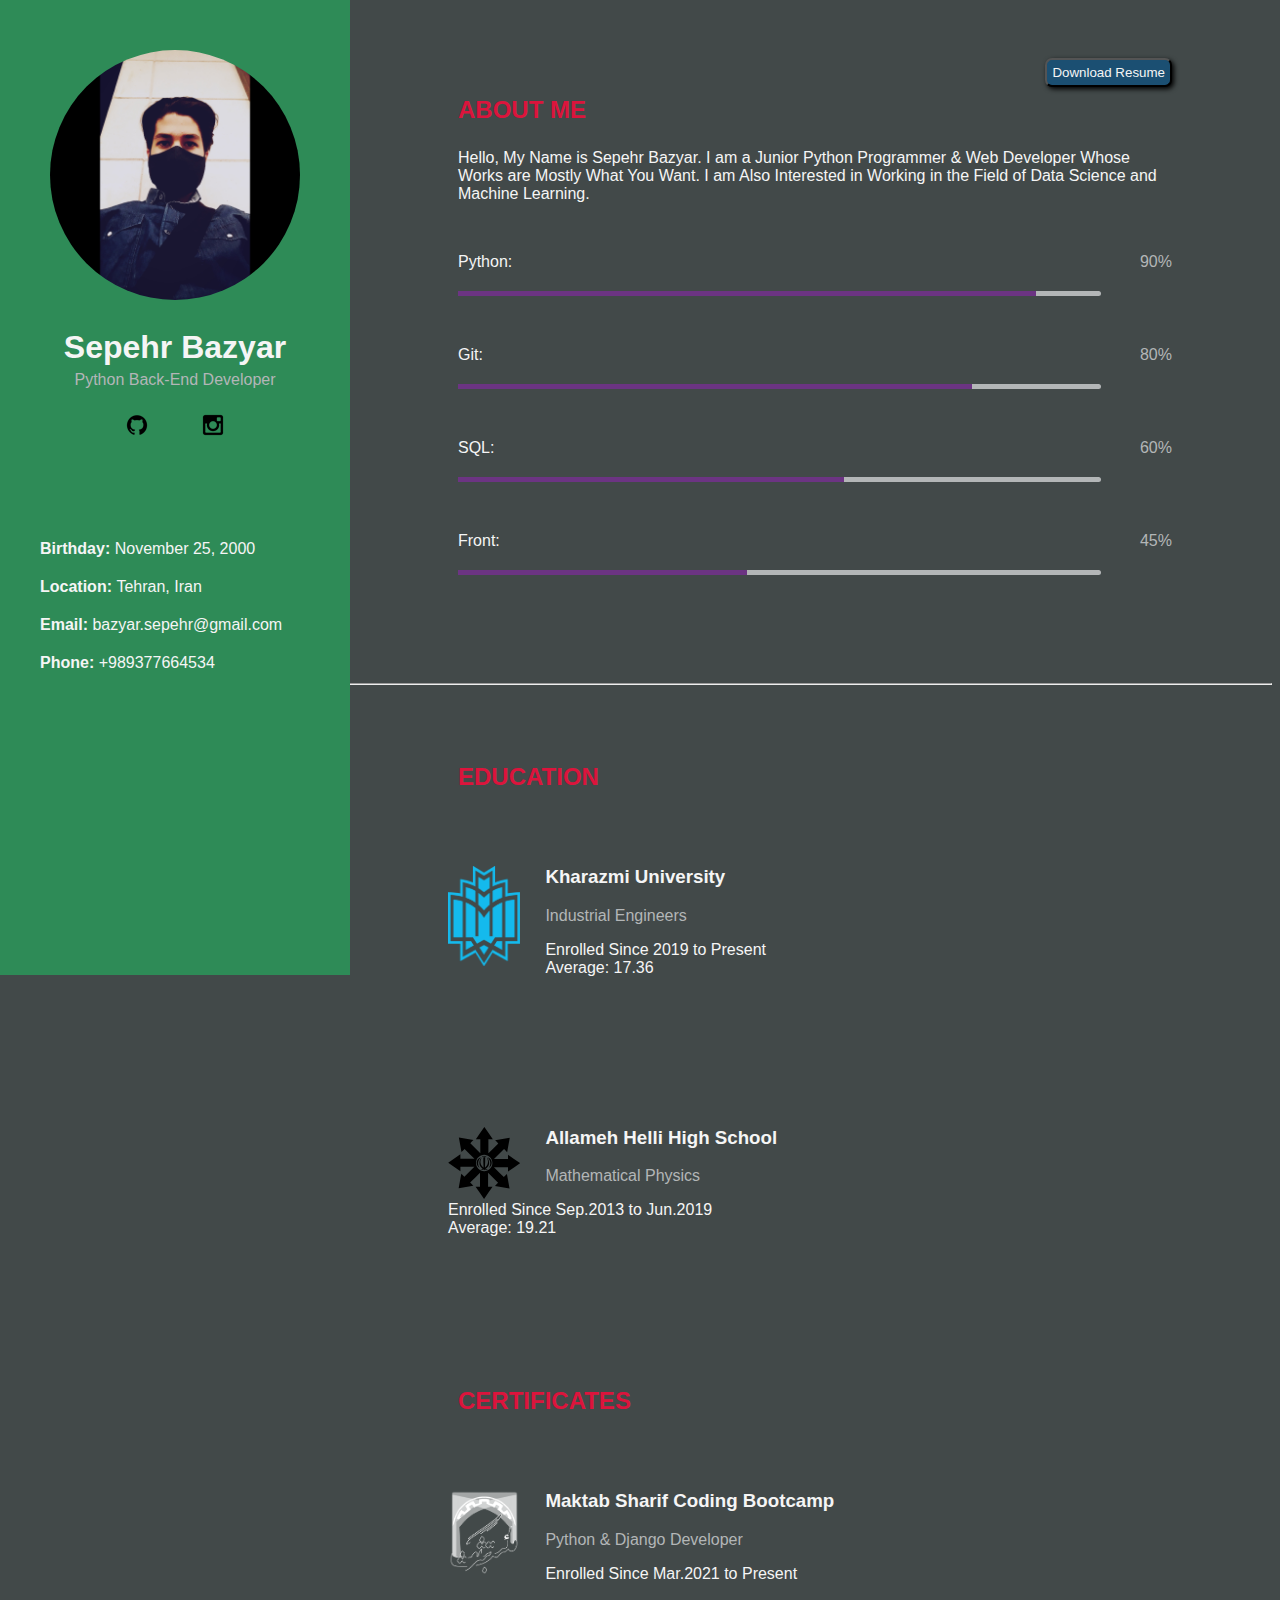
<file: HW11/index.html>
<!DOCTYPE html>
<html lang="en">
    <head>
        <meta charset="UTF-8">
        <link rel="shortcut icon" type="image/x-icon" href="HW11_01_Resume Page\S.png">
        <link rel="stylesheet" href="style.css">
        <title>Sepehr Bazyar</title>
    </head>
    <body>
        <div class="fixed_sidebar">
            <img src="HW11_01_Resume Page\Me.jpg" alt="Sepehr Bazyar" style="border-radius: 50%;" width="100%">
            <h1 style="margin: 25px 0 5px;"><strong>Sepehr Bazyar</strong></h1>
            <span>Python Back-End Developer</span><br>
            <a href="https://github.com/SepehrBazyar" target="_blank">
                <img src="HW11_01_Resume Page\GitHub.ico" alt="GitHub" style="margin: 20px;">
            </a>
            <!-- <a href="https://quera.ir/profile/SepehrBazyar" target="_blank">
                <img src="Quera.ico" alt="Quera">
            </a> -->
            <a href="https://www.instagram.com/sepehrbazyar/" target="_blank">
                <img src="HW11_01_Resume Page\Instagram.ico" alt="Instagram" style="margin: 20px;">
            </a>
            <ul>
                <li><strong>Birthday: </strong> November 25, 2000</li>
                <li><strong>Location: </strong> Tehran, Iran</li>
                <li><strong>Email: </strong> bazyar.sepehr@gmail.com</li>
                <li><strong>Phone: </strong> +989377664534</li>
            </ul>
        </div>
        <div class="main">
            <div class="tooltip">
                <input type="button" value="Download Resume">
                <span class="tooltiptext">Download</span>
            </div>
            <br>
            <h2><b>ABOUT ME</b></h2>
                <p style="margin-bottom: 50px;">
                    Hello, My Name is Sepehr Bazyar.
                    I am a Junior Python Programmer & Web Developer
                    Whose Works are Mostly What You Want.
                    I am Also Interested in Working in the Field of
                    Data Science and Machine Learning.
                </p>
            <p>Python:<span style="float: right;">90%</span></p>
            <div class="skills">
                <div id="python"></div>
            </div>
            <p>Git:<span style="float: right;">80%</span></p>
            <div class="skills">
                <div id="git"></div>
            </div>
            <p title="PostgreSQL">SQL:<span style="float: right;">60%</span></p>
            <div class="skills">
                <div id="sql"></div>
            </div>
            <p title="HTML & CSS">Front:<span style="float: right;">45%</span></p>
            <div class="skills">
                <div id="front"></div>
            </div>
        </div>
        <hr>
        <div class="main">
            <h2><b>EDUCATION</b></h2>
                <ul>
                    <li class="academic">
                        <h3>Kharazmi University
                            <a href="https://khu.ac.ir/" target="_blank">
                                <img src="HW11_01_Resume Page\Kharazmi.png" class="icon">
                            </a>
                        </h3>
                            <span>Industrial Engineers</span>
                            <p>Enrolled Since 2019 to Present<br>Average: 17.36</p>
                    </li>
                    <li class="academic">
                        <h3>Allameh Helli High School
                            <a href="https://helli.ir/portal/" target="_blank">
                                <img src="HW11_01_Resume Page\Sampad.svg" class="icon">
                            </a>
                        </h3>
                            <span>Mathematical Physics</span>
                            <p>Enrolled Since Sep.2013 to Jun.2019<br>Average: 19.21</p>
                    </li>
                </ul>
            <h2><b>CERTIFICATES</b></h2>
                <ul>
                    <li class="academic">
                        <h3>Maktab Sharif Coding Bootcamp
                            <a href="https://maktabsharif.ir/" target="_blank">
                                <img src="HW11_01_Resume Page\Maktab.webp" class="icon">
                            </a>
                        </h3>
                            <span>Python & Django Developer</span>
                            <p>Enrolled Since Mar.2021 to Present</p>
                    </li>
                </ul>
        </div>
    </body>
</html>
</file>
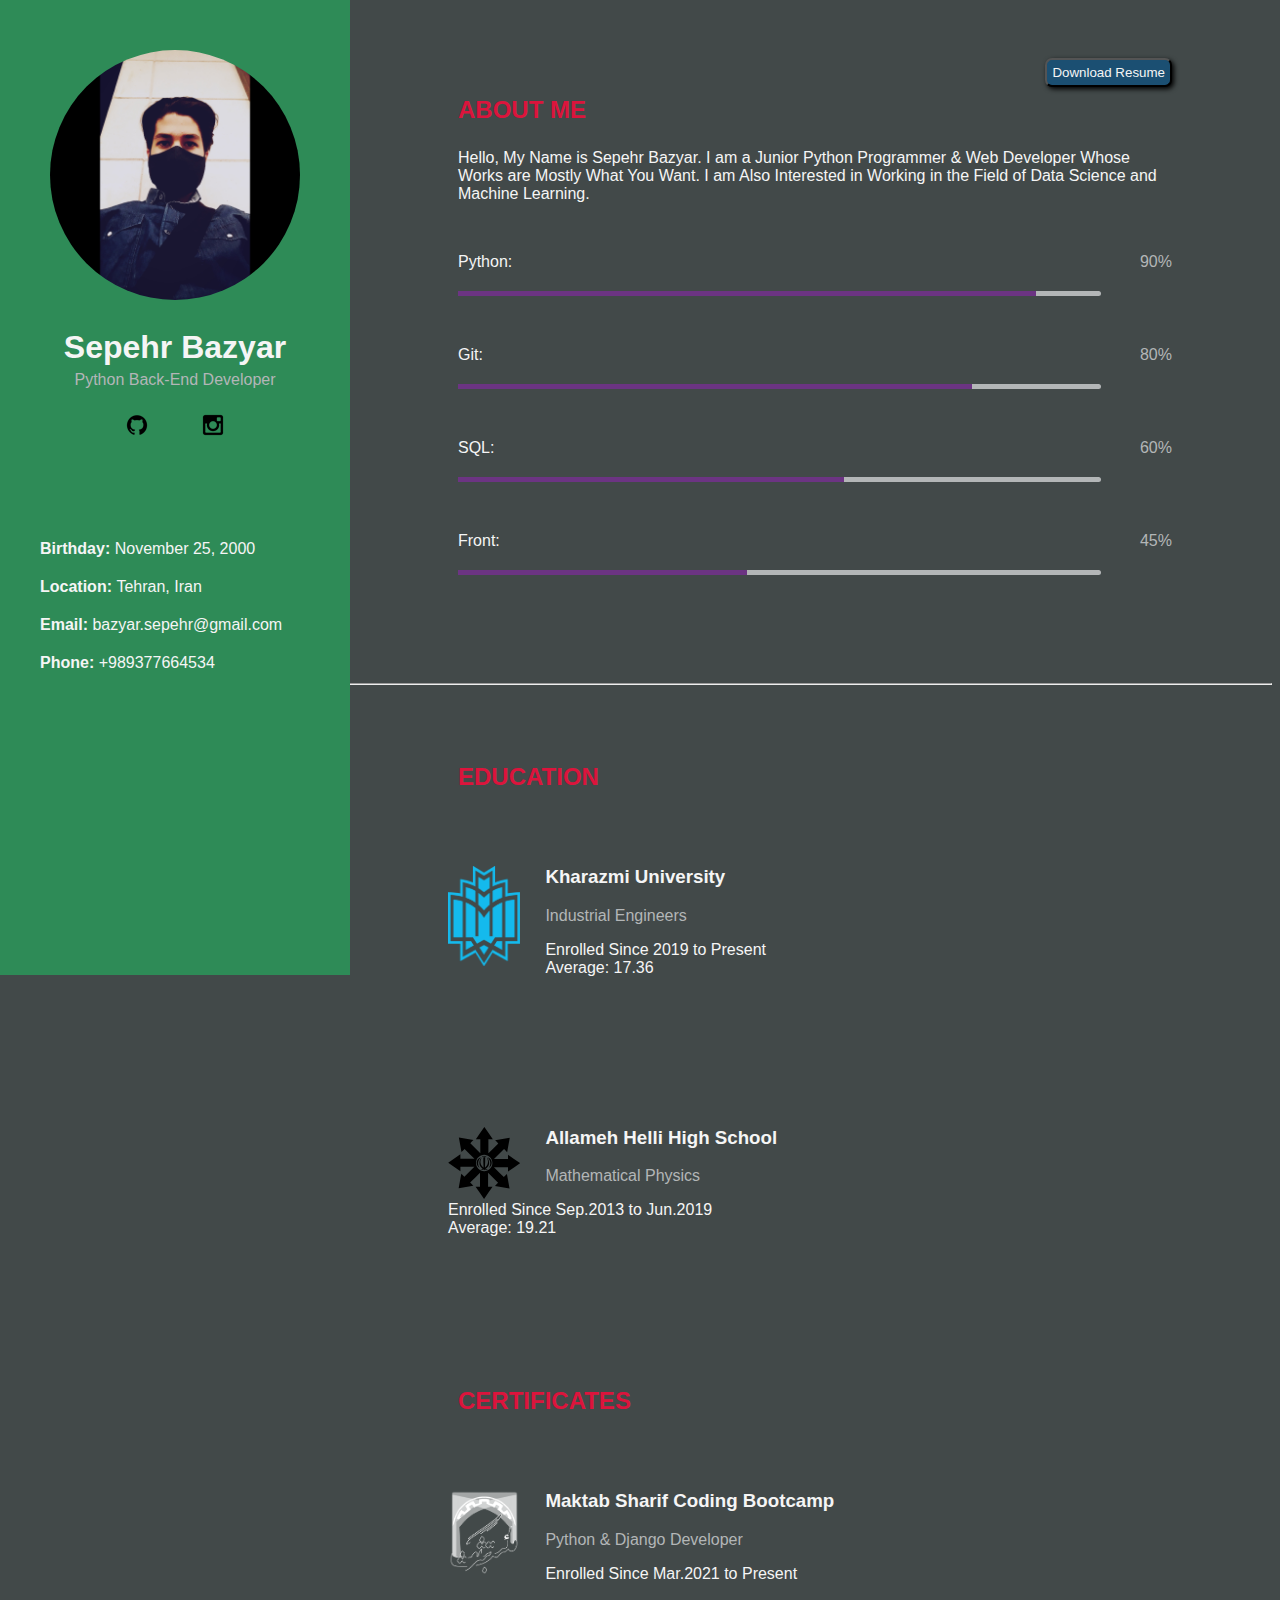
<file: HW11/HW11_01_Resume Page/index.html>
<!DOCTYPE html>
<html lang="en">
    <head>
        <meta charset="UTF-8">
        <link rel="shortcut icon" type="image/x-icon" href="S.png">
        <link rel="stylesheet" href="style.css">
        <title>Sepehr Bazyar</title>
    </head>
    <body>
        <div class="fixed_sidebar">
            <img src="Me.jpg" alt="Sepehr Bazyar" style="border-radius: 50%;" width="100%">
            <h1 style="margin: 25px 0 5px;"><strong>Sepehr Bazyar</strong></h1>
            <span>Python Back-End Developer</span><br>
            <a href="https://github.com/SepehrBazyar" target="_blank">
                <img src="GitHub.ico" alt="GitHub" style="margin: 20px;">
            </a>
            <!-- <a href="https://quera.ir/profile/SepehrBazyar" target="_blank">
                <img src="Quera.ico" alt="Quera">
            </a> -->
            <a href="https://www.instagram.com/sepehrbazyar/" target="_blank">
                <img src="Instagram.ico" alt="Instagram" style="margin: 20px;">
            </a>
            <ul>
                <li><strong>Birthday: </strong> November 25, 2000</li>
                <li><strong>Location: </strong> Tehran, Iran</li>
                <li><strong>Email: </strong> bazyar.sepehr@gmail.com</li>
                <li><strong>Phone: </strong> +989377664534</li>
            </ul>
        </div>
        <div class="main">
            <div class="tooltip">
                <input type="button" value="Download Resume">
                <span class="tooltiptext">Download</span>
            </div>
            <br>
            <h2><b>ABOUT ME</b></h2>
                <p style="margin-bottom: 50px;">
                    Hello, My Name is Sepehr Bazyar.
                    I am a Junior Python Programmer & Web Developer
                    Whose Works are Mostly What You Want.
                    I am Also Interested in Working in the Field of
                    Data Science and Machine Learning.
                </p>
            <p>Python:<span style="float: right;">90%</span></p>
            <div class="skills">
                <div id="python"></div>
            </div>
            <p>Git:<span style="float: right;">80%</span></p>
            <div class="skills">
                <div id="git"></div>
            </div>
            <p title="PostgreSQL">SQL:<span style="float: right;">60%</span></p>
            <div class="skills">
                <div id="sql"></div>
            </div>
            <p title="HTML & CSS">Front:<span style="float: right;">45%</span></p>
            <div class="skills">
                <div id="front"></div>
            </div>
        </div>
        <hr>
        <div class="main">
            <h2><b>EDUCATION</b></h2>
                <ul>
                    <li class="academic">
                        <h3>Kharazmi University
                            <a href="https://khu.ac.ir/" target="_blank">
                                <img src="Kharazmi.png" class="icon">
                            </a>
                        </h3>
                            <span>Industrial Engineers</span>
                            <p>Enrolled Since 2019 to Present<br>Average: 17.36</p>
                    </li>
                    <li class="academic">
                        <h3>Allameh Helli High School
                            <a href="https://helli.ir/portal/" target="_blank">
                                <img src="Sampad.svg" class="icon">
                            </a>
                        </h3>
                            <span>Mathematical Physics</span>
                            <p>Enrolled Since Sep.2013 to Jun.2019<br>Average: 19.21</p>
                    </li>
                </ul>
            <h2><b>CERTIFICATES</b></h2>
                <ul>
                    <li class="academic">
                        <h3>Maktab Sharif Coding Bootcamp
                            <a href="https://maktabsharif.ir/" target="_blank">
                                <img src="Maktab.webp" class="icon">
                            </a>
                        </h3>
                            <span>Python & Django Developer</span>
                            <p>Enrolled Since Mar.2021 to Present</p>
                    </li>
                </ul>
        </div>
    </body>
</html>
</file>
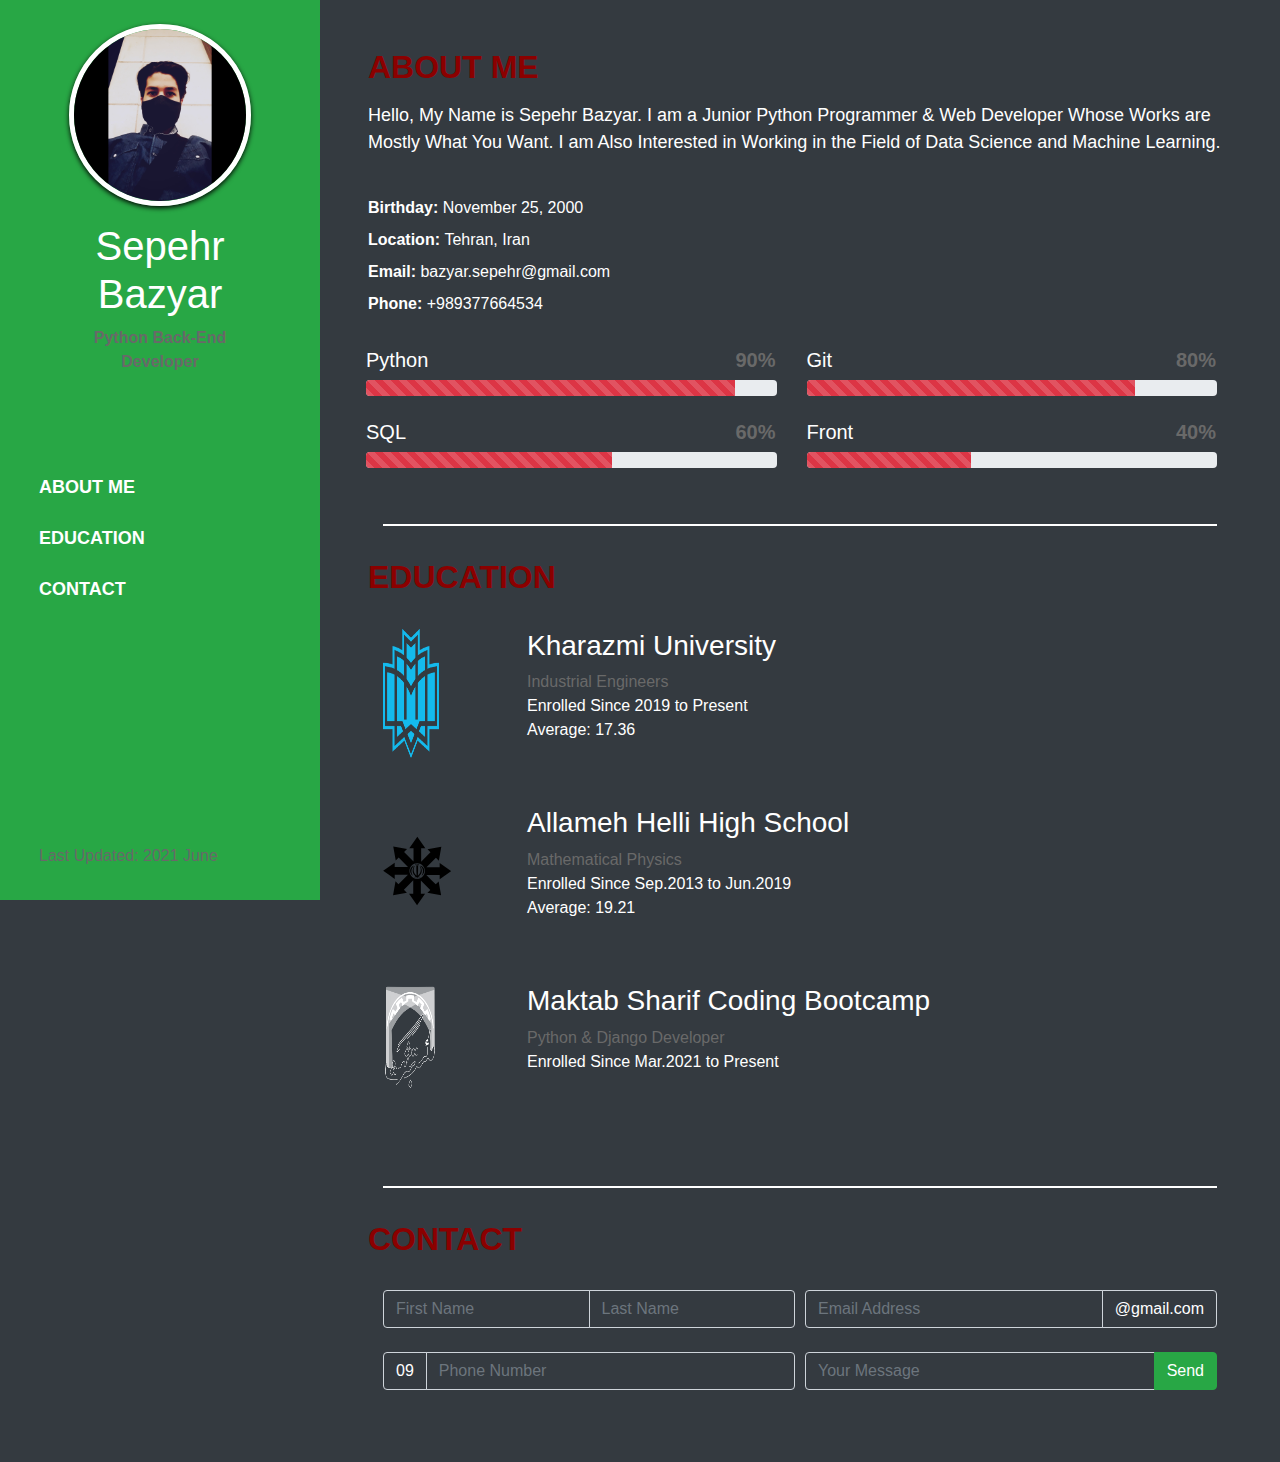
<file: HW12/profile.html>
<!DOCTYPE html>
<html lang="en">

<head>
    <meta charset="UTF-8">
    <meta name="viewport" content="width=device-width, initial-scale=1">
    <link rel="stylesheet" href="bootstrap.min.css">
    <link rel="stylesheet" href="http://gorbeh.ikacc.ir/gorbeh/css/gorbeh-icons.min.css">
    <link href="https://fonts.googleapis.com/css?family=Poppins:400,500,600,700,800" rel="stylesheet">
    <title>Sepehr Bazyar</title>
    <link rel="shortcut icon" href="S.png">
    <style>
        .avatar {
            border: 5px solid white;
            border-radius: 50%;
            box-shadow: 0 2px 5px rgba(0, 0, 0, 0.99);
            width: 75%;
            height: 75%;
        }

        a,
        a:hover {
            color: white;
            text-decoration: none;
        }

        ul {
            list-style-type: none;
            padding: 0;
        }

        h1 {
            color: white;
        }

        h2 {
            color: darkred;
        }

        span {
            color: dimgray;
        }

        hr {
            height: 2px;
            border-width: 0;
            color: white;
            background-color: white;
            margin: 2rem 0 2rem;
        }

        .fixed {
            height: 100%;
            position: fixed;
            overflow: hidden;
        }
    </style>
</head>

<body>
    <div class="container-fluid bg-dark">
        <div class="row">
            <div class="d-none d-lg-flex col-3"></div>
            <div class="d-none d-lg-flex col-3 bg-success p-4 fixed">
                <div class="container">
                    <div class="intro text-center">
                        <img class="avatar" src="Me.jpg">
                        <div class="info m-3">
                            <h1>Sepehr Bazyar</h1>
                            <span><strong>Python Back-End Developer</strong></span>
                        </div>
                        <center>
                            <ul style="font-size: x-large;">
                                <li class="mx-4" style="display: inline-block">
                                    <a href="https://github.com/SepehrBazyar" target="_blank"><i
                                            class="gb gb_github"></i></a>
                                </li>
                                <li class="mx-4" style="display: inline-block">
                                    <a href="https://www.instagram.com/sepehrbazyar/" target="_blank"><i
                                            class="gb gb_instagram"></i></a>
                                </li>
                                <li class="mx-4" style="display: inline-block">
                                    <a href="http://t.me/sepehrbazyar" target="_blank"><i
                                            class="gb gb_telegram"></i></a>
                                </li>
                            </ul>
                        </center>
                    </div>
                    <ul class="my-5" style="font-size: large"><b>
                            <li class="my-4"><a href="#about">ABOUT ME</a></li>
                            <li class="my-4"><a href="#educate">EDUCATION</a></li>
                            <li class="my-4"><a href="#contact">CONTACT</a></li>
                        </b></ul>
                    <span style="position: absolute; bottom: 2rem;">Last Updated: 2021 June</span>
                </div>
            </div>
            <div class="col" style="color: white">
                <div class="container p-5">
                    <section id="about">
                        <div class="row mb-2">
                            <h2><b>ABOUT ME</b></h2>
                        </div>
                        <div class="row">
                            <p style="font-size: large">
                                Hello, My Name is Sepehr Bazyar.
                                I am a Junior Python Programmer & Web Developer
                                Whose Works are Mostly What You Want.
                                I am Also Interested in Working in the Field of
                                Data Science and Machine Learning.</p>
                        </div>
                        <div class="row">
                            <ul class="my-4">
                                <li class="mb-2"><b>Birthday: </b> November 25, 2000</li>
                                <li class="mb-2"><b>Location: </b> Tehran, Iran</li>
                                <li class="mb-2"><b>Email: </b> bazyar.sepehr@gmail.com</li>
                                <li class="mb-2"><b>Phone: </b> +989377664534</li>
                            </ul>
                        </div>
                        <div class="row" style="margin-left: -2rem;">
                            <div class="col-12 col-sm-6 mb-4">
                                <div class="container">
                                    <div class="row">
                                        <h5>
                                            Python
                                            <span style="position: absolute; right: 1rem;"><b>90%</b></span>
                                        </h5>
                                    </div>
                                    <div class="row">
                                        <div class="progress" style="width: 100%;">
                                            <div class="progress-bar bg-danger progress-bar-striped progress-bar-animated"
                                                style="width: 90%"></div>
                                        </div>
                                    </div>
                                </div>
                            </div>
                            <div class="col-12 col-sm-6 mb-4">
                                <div class="container">
                                    <div class="row">
                                        <h5>
                                            Git
                                            <span style="position: absolute; right: 1rem;"><b>80%</b></span>
                                        </h5>
                                    </div>
                                    <div class="row">
                                        <div class="progress" style="width: 100%">
                                            <div class="progress-bar bg-danger progress-bar-striped progress-bar-animated"
                                                style="width: 80%"></div>
                                        </div>
                                    </div>
                                </div>
                            </div>
                            <div class="col-12 col-sm-6 mb-4">
                                <div class="container">
                                    <div class="row">
                                        <h5>
                                            SQL
                                            <span style="position: absolute; right: 1rem;"><b>60%</b></span>
                                        </h5>
                                    </div>
                                    <div class="row">
                                        <div class="progress" style="width: 100%">
                                            <div class="progress-bar bg-danger progress-bar-striped progress-bar-animated"
                                                style="width: 60%"></div>
                                        </div>
                                    </div>
                                </div>
                            </div>
                            <div class="col-12 col-sm-6 mb-4">
                                <div class="container">
                                    <div class="row">
                                        <h5>
                                            Front
                                            <span style="position: absolute; right: 1rem;"><b>40%</b></span>
                                        </h5>
                                    </div>
                                    <div class="row">
                                        <div class="progress" style="width: 100%">
                                            <div class="progress-bar bg-danger progress-bar-striped progress-bar-animated"
                                                style="width: 40%"></div>
                                        </div>
                                    </div>
                                </div>
                            </div>
                        </div>
                    </section>
                    <hr>
                    <section id="educate">
                        <div class="row mb-4">
                            <h2><b>EDUCATION</b></h2>
                        </div>
                        <div class="row">
                            <ul>
                                <li class="mb-5">
                                    <div class="container-fluid">
                                        <div class="row">
                                            <div class="d-none d-lg-flex col-2">
                                                <a href="https://khu.ac.ir/" target="_blank">
                                                    <img src="Kharazmi.png" alt="Kharazmi"
                                                        style="width: 60%; height: 100%;">
                                                </a>
                                            </div>
                                            <div class="col">
                                                <h3>Kharazmi University</h3>
                                                <span>Industrial Engineers</span>
                                                <p>Enrolled Since 2019 to Present<br>Average: 17.36</p>
                                            </div>
                                        </div>
                                    </div>
                                </li>
                                <li class="mb-5">
                                    <div class="container-fluid">
                                        <div class="row">
                                            <div class="d-none d-lg-flex col-2">
                                                <a href="https://helli.ir/portal/" target="_blank">
                                                    <img src="Sampad.svg" alt="Helli" style="width: 60%; height: 100%;">
                                                </a>
                                            </div>
                                            <div class="col">
                                                <h3>Allameh Helli High School</h3>
                                                <span>Mathematical Physics</span>
                                                <p>Enrolled Since Sep.2013 to Jun.2019<br>Average: 19.21</p>
                                            </div>
                                        </div>
                                    </div>
                                </li>
                                <li class="mb-5">
                                    <div class="container-fluid">
                                        <div class="row">
                                            <div class="d-none d-lg-flex col-2">
                                                <a href="https://maktabsharif.ir/" target="_blank">
                                                    <img src="Maktab.webp" alt="Maktab"
                                                        style="width: 60%; height: 100%;">
                                                </a>
                                            </div>
                                            <div class="col">
                                                <h3>Maktab Sharif Coding Bootcamp</h3>
                                                <span>Python & Django Developer</span>
                                                <p>Enrolled Since Mar.2021 to Present</p>
                                            </div>
                                        </div>
                                    </div>
                                </li>
                            </ul>
                        </div>
                    </section>
                    <hr>
                    <section id="contact">
                        <div class="row mb-4">
                            <h2><b>CONTACT</b></h2>
                        </div>
                        <div class="row">
                            <form action="#">
                                <div class="container-fluid">
                                    <div class="form-row">
                                        <div class="col-12 col-sm-6 mb-4 input-group">
                                            <input type="text" class="form-control bg-dark" placeholder="First Name"
                                                style="color: white;">
                                            <input type="text" class="form-control bg-dark" placeholder="Last Name"
                                                style="color: white;">
                                        </div>
                                        <div class="col-12 col-sm-6 mb-4 input-group">
                                            <input type="text" class="form-control bg-dark" placeholder="Email Address"
                                                style="color: white;">
                                            ​<div class="input-group-append">
                                                <span class="input-group-text bg-dark"
                                                    style="color: white;">@gmail.com</span>
                                            </div>
                                        </div>
                                        <div class="col-12 col-sm-6 mb-4 input-group">
                                            ​<div class="input-group-prepend">
                                                <span class="input-group-text bg-dark" style="color: white;">09</span>
                                            </div>
                                            <input type="text" class="form-control bg-dark" placeholder="Phone Number"
                                                style="color: white;">
                                        </div>
                                        <div class="col-12 col-sm-6 mb-4 input-group">
                                            <input type="text" class="form-control bg-dark" placeholder="Your Message"
                                                style="color: white;">
                                            <div class="input-group-append">
                                                <button class="btn btn-success" type="submit">Send</button>
                                            </div>
                                        </div>
                                    </div>
                                </div>
                            </form>
                        </div>
                    </section>
                </div>
            </div>
        </div>
    </div>
</body>

</html>
</file>
<file: HW11/style.css>
body {
    background-color: #424949;
    font-family: 'Poppins', sans-serif;
}

div {
    color: #F5F5F5;
}

.fixed_sidebar {
    height: 100%; /* Full-height */
    width: 250px; /* Set the width of the sidebar */
    position: fixed; /* Fixed Sidebar(stay in place on scroll) */
    z-index: 1; /* Stay on top */
    top: 0; /* Stay at the top */
    left: 0; /* Stay at the left */
    background-color: #2E8B57; /* Green */
    overflow: hidden;
    padding: 50px 50px 25px 50px;
    text-align: center;
}

.main {
    margin-left: 250px; /* Same as the width of the sidebar */
    padding: 50px 100px 50px 200px;
}

h2 {
    color: #DC143C;
    margin-bottom: 25px;
}

ul {
    list-style-type: none;
    margin: 75px 0 0 -50px;
    text-align: left;
}

li {
    margin: 20px 0 20px;
}

.icon {
    float: left;
    width: 10%;
    height: 10%;
    margin-right: 25px;
}

.academic {
    margin-bottom: 150px;
}

span {
    color: #B3B6B7;
}

a {
    text-decoration: none;
}

.skills {
    width: 90%;
    background-color: #B3B6B7;
    border-radius: 15px;
    margin: 20px 0 50px 0;
}
  
#python {
    width: 90%;
    height: 5px;
    background-color: #6C3483;
}

#git {
    width: 80%;
    height: 5px;
    background-color: #6C3483;
}

#sql {
    width: 60%;
    height: 5px;
    background-color: #6C3483;
}

#front {
    width: 45%;
    height: 5px;
    background-color: #6C3483;
}

input {
    float: right;
    color: #F5F5F5;
    background-color: #1B4F72;
    border-radius: 7px;
    padding: 5px;
    box-shadow: #000000 2px 2px 5px;
}

/* Tooltip container */
.tooltip {
    position: relative;
    float: right;
}

/* Tooltip text */
.tooltip .tooltiptext {
    visibility: hidden;
    width: 120px;
    background-color: #000000;
    color: #F5F5F5;
    text-align: center;
    border-radius: 6px;
    padding: 5px 0;
    position: absolute;
    z-index: 1;
    top: 135%;
    left: 50%;
    margin-left: -60px;
}

/* Tooltip arrow */
.tooltip .tooltiptext::after {
    content: " ";
    position: absolute;
    bottom: 100%;  /* At the top of the tooltip */
    left: 50%;
    margin-left: -5px;
    border-width: 5px;
    border-style: solid;
    border-color: transparent transparent #000000 transparent;
}

/* Show the tooltip text when you mouse over the tooltip container */
.tooltip:hover .tooltiptext {
    visibility: visible;
}
</file>
<file: HW11/HW11_01_Resume Page/style.css>
body {
    background-color: #424949;
    font-family: 'Poppins', sans-serif;
}

div {
    color: #F5F5F5;
}

.fixed_sidebar {
    height: 100%; /* Full-height */
    width: 250px; /* Set the width of the sidebar */
    position: fixed; /* Fixed Sidebar(stay in place on scroll) */
    z-index: 1; /* Stay on top */
    top: 0; /* Stay at the top */
    left: 0; /* Stay at the left */
    background-color: #2E8B57; /* Green */
    overflow: hidden;
    padding: 50px 50px 25px 50px;
    text-align: center;
}

.main {
    margin-left: 250px; /* Same as the width of the sidebar */
    padding: 50px 100px 50px 200px;
}

h2 {
    color: #DC143C;
    margin-bottom: 25px;
}

ul {
    list-style-type: none;
    margin: 75px 0 0 -50px;
    text-align: left;
}

li {
    margin: 20px 0 20px;
}

.icon {
    float: left;
    width: 10%;
    height: 10%;
    margin-right: 25px;
}

.academic {
    margin-bottom: 150px;
}

span {
    color: #B3B6B7;
}

a {
    text-decoration: none;
}

.skills {
    width: 90%;
    background-color: #B3B6B7;
    border-radius: 15px;
    margin: 20px 0 50px 0;
}
  
#python {
    width: 90%;
    height: 5px;
    background-color: #6C3483;
}

#git {
    width: 80%;
    height: 5px;
    background-color: #6C3483;
}

#sql {
    width: 60%;
    height: 5px;
    background-color: #6C3483;
}

#front {
    width: 45%;
    height: 5px;
    background-color: #6C3483;
}

input {
    float: right;
    color: #F5F5F5;
    background-color: #1B4F72;
    border-radius: 7px;
    padding: 5px;
    box-shadow: #000000 2px 2px 5px;
}

/* Tooltip container */
.tooltip {
    position: relative;
    float: right;
}

/* Tooltip text */
.tooltip .tooltiptext {
    visibility: hidden;
    width: 120px;
    background-color: #000000;
    color: #F5F5F5;
    text-align: center;
    border-radius: 6px;
    padding: 5px 0;
    position: absolute;
    z-index: 1;
    top: 135%;
    left: 50%;
    margin-left: -60px;
}

/* Tooltip arrow */
.tooltip .tooltiptext::after {
    content: " ";
    position: absolute;
    bottom: 100%;  /* At the top of the tooltip */
    left: 50%;
    margin-left: -5px;
    border-width: 5px;
    border-style: solid;
    border-color: transparent transparent #000000 transparent;
}

/* Show the tooltip text when you mouse over the tooltip container */
.tooltip:hover .tooltiptext {
    visibility: visible;
}
</file>
